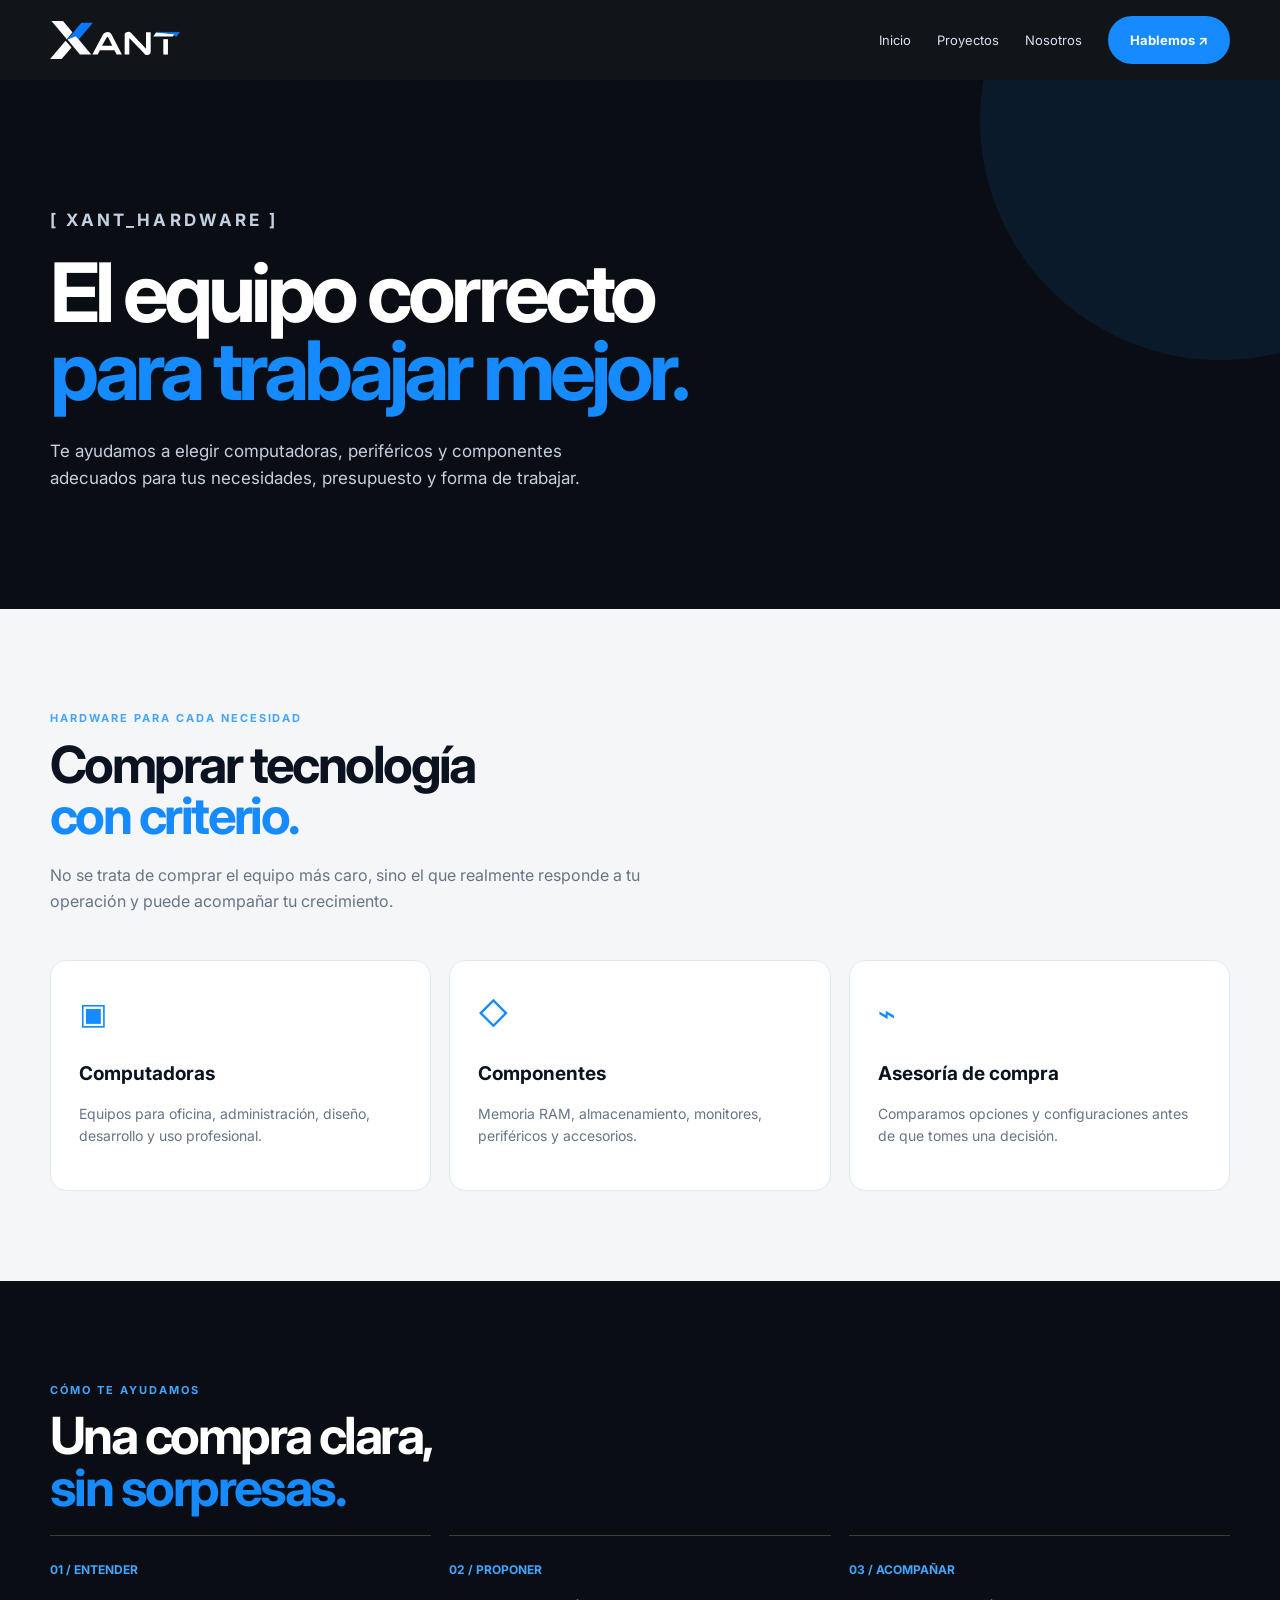
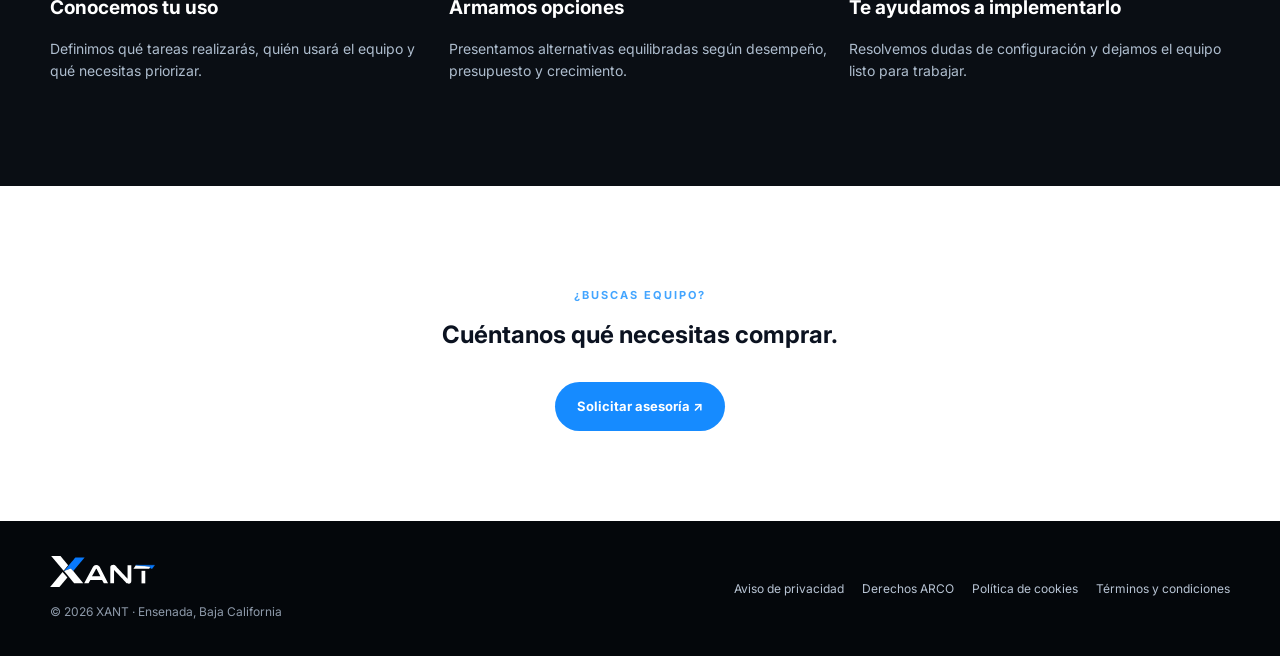
<file: xant-hardware.html>
<!doctype html><html lang="es"><head><meta charset="utf-8"><meta name="viewport" content="width=device-width,initial-scale=1"><title>XANT | Venta de Hardware</title><meta name="description" content="Venta y asesoría de hardware para trabajo, diseño, operación y crecimiento empresarial."><link rel="icon" href="public/logos_nuevos/favicon.svg" type="image/svg+xml"><link rel="stylesheet" href="https://fonts.googleapis.com/css2?family=Inter:wght@400;600;700;800&display=swap"><link rel="stylesheet" href="css/service-page.css"></head><body><header class="header"><nav class="nav container"><a class="brand" href="index.html"><img src="public/logos_nuevos/logonavbar.svg" alt="XANT"></a><div class="nav-links"><a href="index.html">Inicio</a><a href="index.html#proyectos">Proyectos</a><a href="index.html#nosotros">Nosotros</a><a class="button" href="https://wa.me/526463077208" target="_blank" rel="noopener">Hablemos ↗</a></div></nav></header><main><section class="hero"><div class="container"><p class="eyebrow">[ XANT_HARDWARE ]</p><h1>El equipo correcto<br><em>para trabajar mejor.</em></h1><p>Te ayudamos a elegir computadoras, periféricos y componentes adecuados para tus necesidades, presupuesto y forma de trabajar.</p></div></section><section class="section"><div class="container"><p class="eyebrow">Hardware para cada necesidad</p><h2>Comprar tecnología<br><em>con criterio.</em></h2><p class="intro">No se trata de comprar el equipo más caro, sino el que realmente responde a tu operación y puede acompañar tu crecimiento.</p><div class="feature-grid"><article class="feature"><div class="icon">▣</div><h3>Computadoras</h3><p>Equipos para oficina, administración, diseño, desarrollo y uso profesional.</p></article><article class="feature"><div class="icon">◇</div><h3>Componentes</h3><p>Memoria RAM, almacenamiento, monitores, periféricos y accesorios.</p></article><article class="feature"><div class="icon">⌁</div><h3>Asesoría de compra</h3><p>Comparamos opciones y configuraciones antes de que tomes una decisión.</p></article></div></div></section><section class="section process"><div class="container"><p class="eyebrow">Cómo te ayudamos</p><h2>Una compra clara,<br><em>sin sorpresas.</em></h2><div class="process-grid"><div class="step"><span>01 / ENTENDER</span><h3>Conocemos tu uso</h3><p>Definimos qué tareas realizarás, quién usará el equipo y qué necesitas priorizar.</p></div><div class="step"><span>02 / PROPONER</span><h3>Armamos opciones</h3><p>Presentamos alternativas equilibradas según desempeño, presupuesto y crecimiento.</p></div><div class="step"><span>03 / ACOMPAÑAR</span><h3>Te ayudamos a implementarlo</h3><p>Resolvemos dudas de configuración y dejamos el equipo listo para trabajar.</p></div></div></div></section><section class="contact"><div class="container"><p class="eyebrow">¿Buscas equipo?</p><h2>Cuéntanos qué necesitas comprar.</h2><a class="button" href="https://wa.me/526463077208?text=Hola%2C%20quiero%20consultar%20sobre%20la%20compra%20de%20hardware." target="_blank" rel="noopener">Solicitar asesoría ↗</a></div></section></main><footer class="footer"><div class="container"><div><a href="index.html"><img src="public/logos_nuevos/logonavbar.svg" alt="XANT"></a><p>© 2026 XANT · Ensenada, Baja California</p></div><nav><a href="aviso-de-privacidad.html">Aviso de privacidad</a><a href="derechos-arco.html">Derechos ARCO</a><a href="politica-de-cookies.html">Política de cookies</a><a href="terminos-y-condiciones.html">Términos y condiciones</a></nav></div></footer></body></html>
</file>
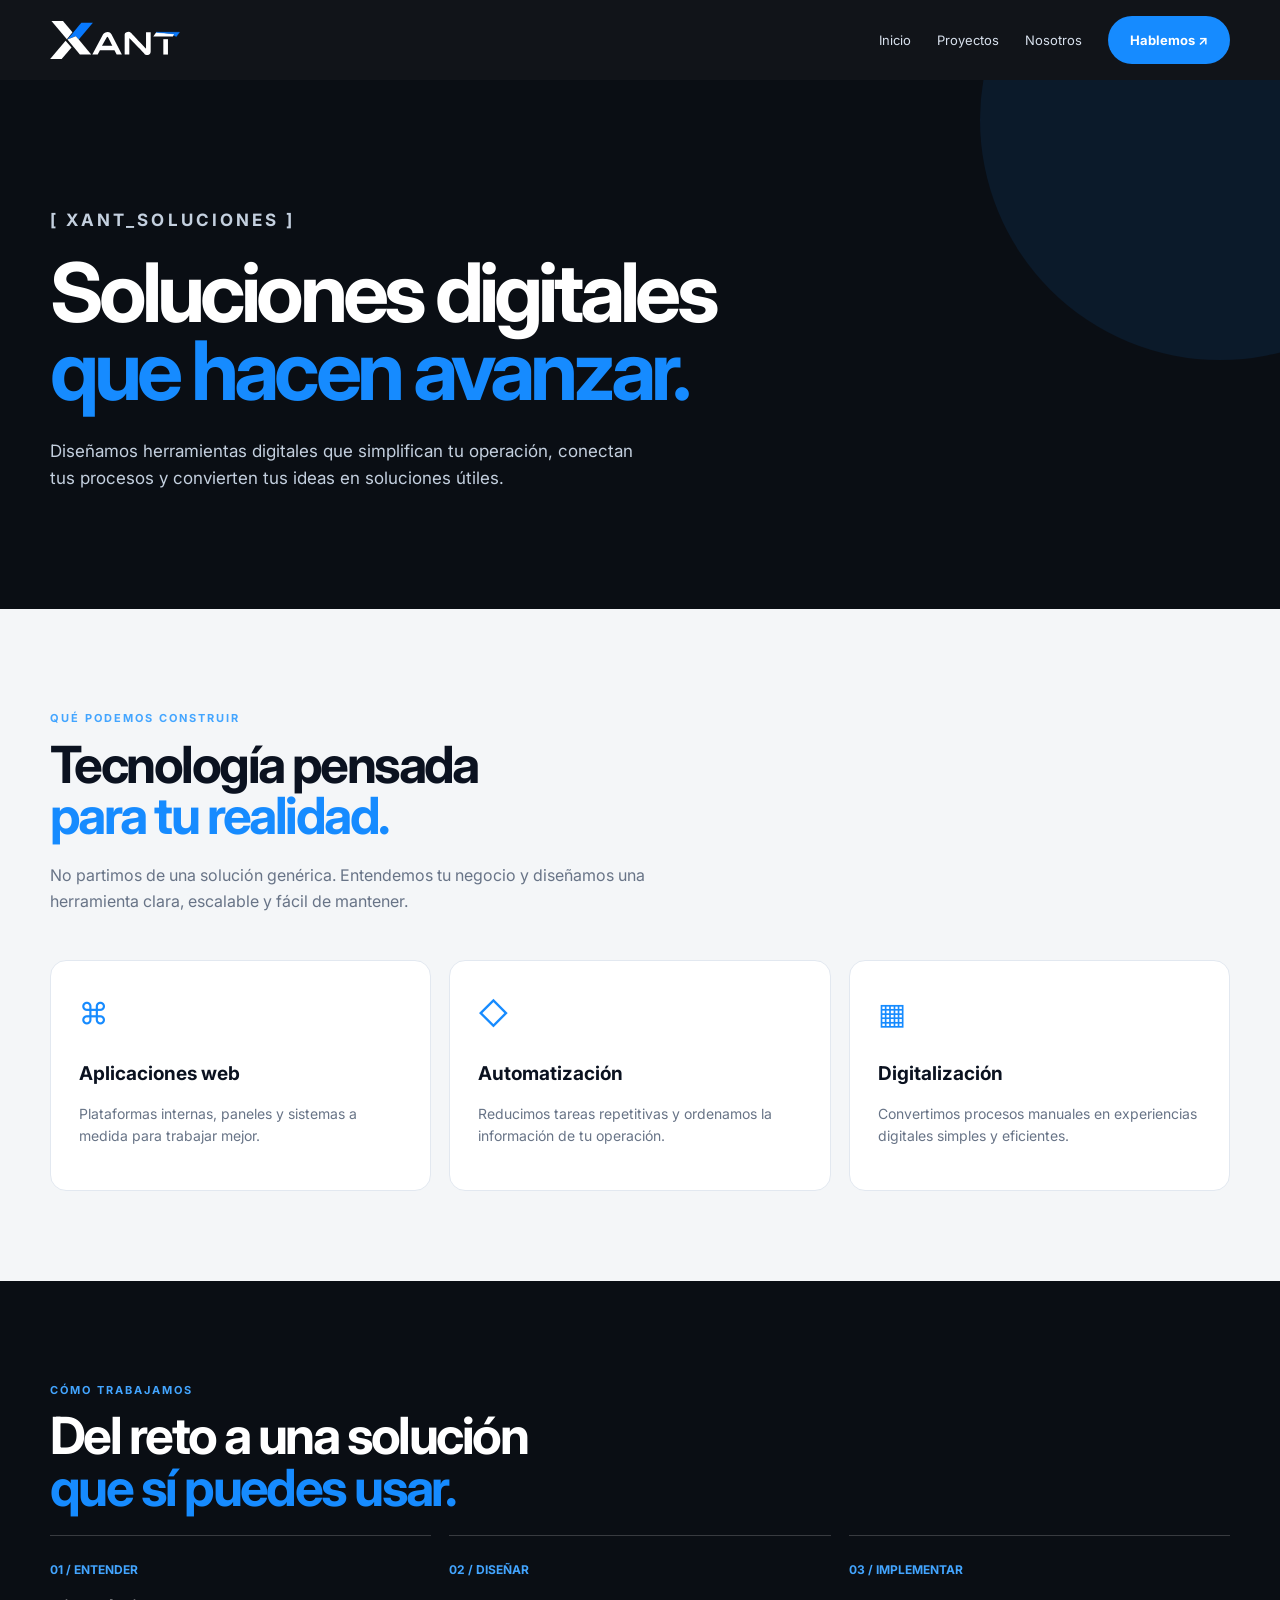
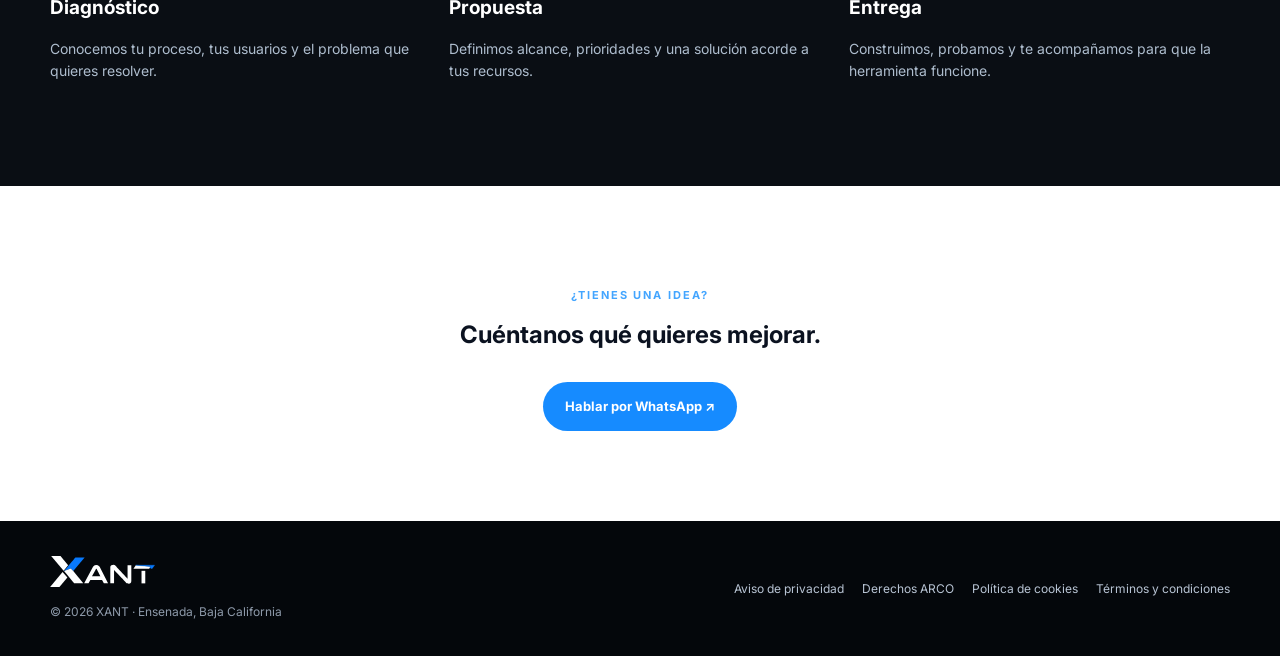
<file: xant-soluciones.html>
<!doctype html><html lang="es"><head><meta charset="utf-8"><meta name="viewport" content="width=device-width,initial-scale=1"><title>XANT | Soluciones Digitales</title><meta name="description" content="Soluciones digitales a medida para ordenar procesos y hacer crecer tu negocio."><link rel="icon" href="public/logos_nuevos/favicon.svg" type="image/svg+xml"><link rel="stylesheet" href="https://fonts.googleapis.com/css2?family=Inter:wght@400;600;700;800&display=swap"><link rel="stylesheet" href="css/service-page.css"></head><body><header class="header"><nav class="nav container"><a class="brand" href="index.html"><img src="public/logos_nuevos/logonavbar.svg" alt="XANT"></a><div class="nav-links"><a href="index.html">Inicio</a><a href="index.html#proyectos">Proyectos</a><a href="index.html#nosotros">Nosotros</a><a class="button" href="https://wa.me/526463077208" target="_blank" rel="noopener">Hablemos ↗</a></div></nav></header><main><section class="hero"><div class="container"><p class="eyebrow">[ XANT_SOLUCIONES ]</p><h1>Soluciones digitales<br><em>que hacen avanzar.</em></h1><p>Diseñamos herramientas digitales que simplifican tu operación, conectan tus procesos y convierten tus ideas en soluciones útiles.</p></div></section><section class="section"><div class="container"><p class="eyebrow">Qué podemos construir</p><h2>Tecnología pensada<br><em>para tu realidad.</em></h2><p class="intro">No partimos de una solución genérica. Entendemos tu negocio y diseñamos una herramienta clara, escalable y fácil de mantener.</p><div class="feature-grid"><article class="feature"><div class="icon">⌘</div><h3>Aplicaciones web</h3><p>Plataformas internas, paneles y sistemas a medida para trabajar mejor.</p></article><article class="feature"><div class="icon">◇</div><h3>Automatización</h3><p>Reducimos tareas repetitivas y ordenamos la información de tu operación.</p></article><article class="feature"><div class="icon">▦</div><h3>Digitalización</h3><p>Convertimos procesos manuales en experiencias digitales simples y eficientes.</p></article></div></div></section><section class="section process"><div class="container"><p class="eyebrow">Cómo trabajamos</p><h2>Del reto a una solución<br><em>que sí puedes usar.</em></h2><div class="process-grid"><div class="step"><span>01 / ENTENDER</span><h3>Diagnóstico</h3><p>Conocemos tu proceso, tus usuarios y el problema que quieres resolver.</p></div><div class="step"><span>02 / DISEÑAR</span><h3>Propuesta</h3><p>Definimos alcance, prioridades y una solución acorde a tus recursos.</p></div><div class="step"><span>03 / IMPLEMENTAR</span><h3>Entrega</h3><p>Construimos, probamos y te acompañamos para que la herramienta funcione.</p></div></div></div></section><section class="contact"><div class="container"><p class="eyebrow">¿Tienes una idea?</p><h2>Cuéntanos qué quieres mejorar.</h2><a class="button" href="https://wa.me/526463077208?text=Hola%2C%20quiero%20consultar%20sobre%20soluciones%20digitales." target="_blank" rel="noopener">Hablar por WhatsApp ↗</a></div></section></main><footer class="footer"><div class="container"><div><a href="index.html"><img src="public/logos_nuevos/logonavbar.svg" alt="XANT"></a><p>© 2026 XANT · Ensenada, Baja California</p></div><nav><a href="aviso-de-privacidad.html">Aviso de privacidad</a><a href="derechos-arco.html">Derechos ARCO</a><a href="politica-de-cookies.html">Política de cookies</a><a href="terminos-y-condiciones.html">Términos y condiciones</a></nav></div></footer></body></html>
</file>
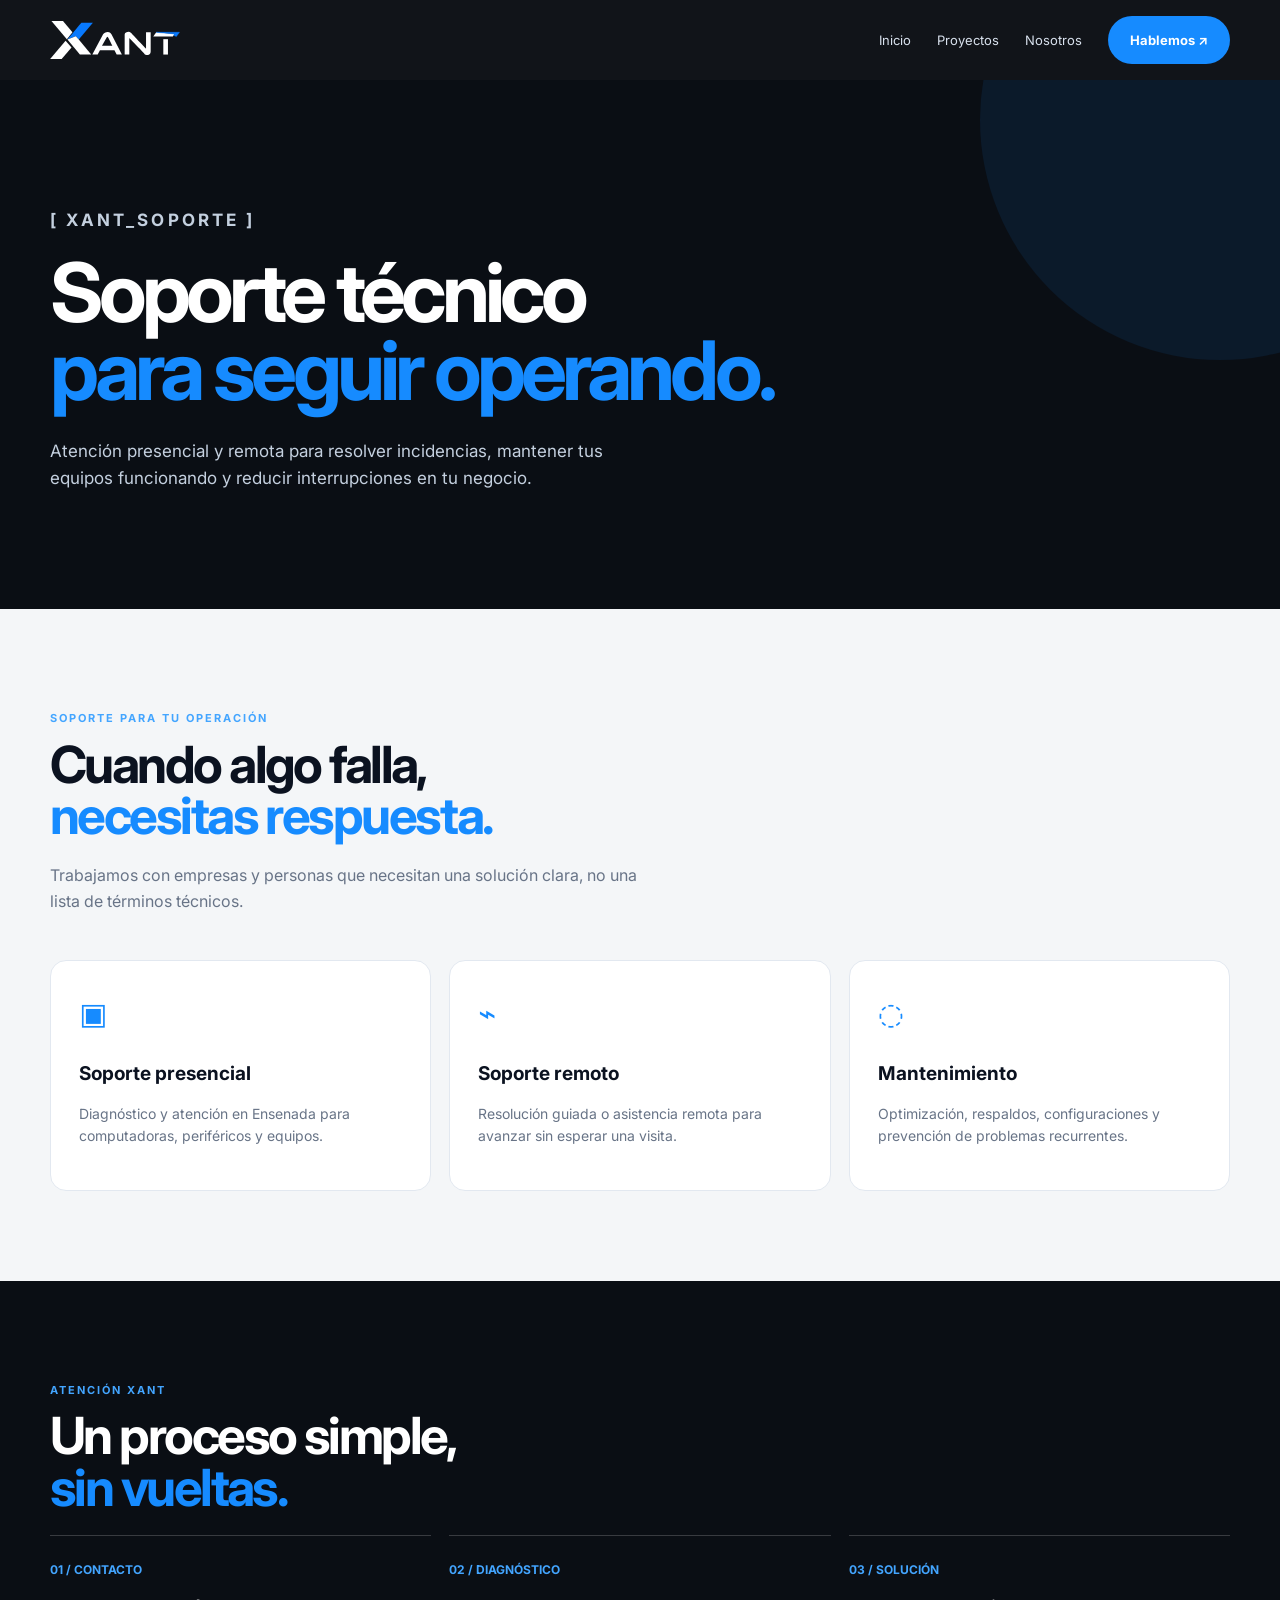
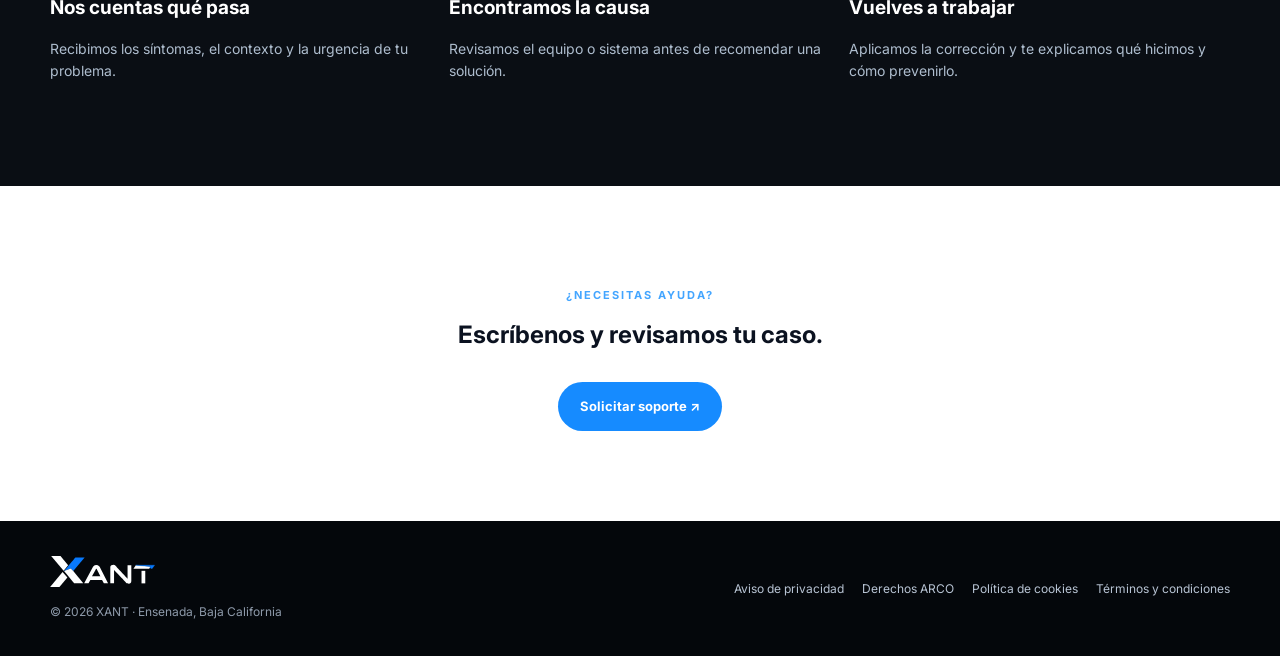
<file: xant-soporte.html>
<!doctype html><html lang="es"><head><meta charset="utf-8"><meta name="viewport" content="width=device-width,initial-scale=1"><title>XANT | Soporte Técnico</title><meta name="description" content="Soporte técnico presencial y remoto para equipos, redes y operación empresarial."><link rel="icon" href="public/logos_nuevos/favicon.svg" type="image/svg+xml"><link rel="stylesheet" href="https://fonts.googleapis.com/css2?family=Inter:wght@400;600;700;800&display=swap"><link rel="stylesheet" href="css/service-page.css"></head><body><header class="header"><nav class="nav container"><a class="brand" href="index.html"><img src="public/logos_nuevos/logonavbar.svg" alt="XANT"></a><div class="nav-links"><a href="index.html">Inicio</a><a href="index.html#proyectos">Proyectos</a><a href="index.html#nosotros">Nosotros</a><a class="button" href="https://wa.me/526463077208" target="_blank" rel="noopener">Hablemos ↗</a></div></nav></header><main><section class="hero"><div class="container"><p class="eyebrow">[ XANT_SOPORTE ]</p><h1>Soporte técnico<br><em>para seguir operando.</em></h1><p>Atención presencial y remota para resolver incidencias, mantener tus equipos funcionando y reducir interrupciones en tu negocio.</p></div></section><section class="section"><div class="container"><p class="eyebrow">Soporte para tu operación</p><h2>Cuando algo falla,<br><em>necesitas respuesta.</em></h2><p class="intro">Trabajamos con empresas y personas que necesitan una solución clara, no una lista de términos técnicos.</p><div class="feature-grid"><article class="feature"><div class="icon">▣</div><h3>Soporte presencial</h3><p>Diagnóstico y atención en Ensenada para computadoras, periféricos y equipos.</p></article><article class="feature"><div class="icon">⌁</div><h3>Soporte remoto</h3><p>Resolución guiada o asistencia remota para avanzar sin esperar una visita.</p></article><article class="feature"><div class="icon">◌</div><h3>Mantenimiento</h3><p>Optimización, respaldos, configuraciones y prevención de problemas recurrentes.</p></article></div></div></section><section class="section process"><div class="container"><p class="eyebrow">Atención XANT</p><h2>Un proceso simple,<br><em>sin vueltas.</em></h2><div class="process-grid"><div class="step"><span>01 / CONTACTO</span><h3>Nos cuentas qué pasa</h3><p>Recibimos los síntomas, el contexto y la urgencia de tu problema.</p></div><div class="step"><span>02 / DIAGNÓSTICO</span><h3>Encontramos la causa</h3><p>Revisamos el equipo o sistema antes de recomendar una solución.</p></div><div class="step"><span>03 / SOLUCIÓN</span><h3>Vuelves a trabajar</h3><p>Aplicamos la corrección y te explicamos qué hicimos y cómo prevenirlo.</p></div></div></div></section><section class="contact"><div class="container"><p class="eyebrow">¿Necesitas ayuda?</p><h2>Escríbenos y revisamos tu caso.</h2><a class="button" href="https://wa.me/526463077208?text=Hola%2C%20necesito%20soporte%20t%C3%A9cnico%20para%20mi%20equipo%20o%20negocio." target="_blank" rel="noopener">Solicitar soporte ↗</a></div></section></main><footer class="footer"><div class="container"><div><a href="index.html"><img src="public/logos_nuevos/logonavbar.svg" alt="XANT"></a><p>© 2026 XANT · Ensenada, Baja California</p></div><nav><a href="aviso-de-privacidad.html">Aviso de privacidad</a><a href="derechos-arco.html">Derechos ARCO</a><a href="politica-de-cookies.html">Política de cookies</a><a href="terminos-y-condiciones.html">Términos y condiciones</a></nav></div></footer></body></html>
</file>
<file: css/service-page.css>
:root{--black:#05080d;--dark:#0a0e14;--blue:#168bff;--light:#f4f6f8;--muted:#8e9aaa;--ink:#0b1220}*{box-sizing:border-box}html{scroll-behavior:smooth}body{margin:0;font-family:Inter,system-ui,sans-serif;background:var(--light);color:var(--ink);line-height:1.6}.container{width:min(1180px,calc(100% - 64px));margin:auto}a{color:inherit;text-decoration:none}.header{position:sticky;top:0;z-index:5;background:#05080df2;backdrop-filter:blur(12px)}.nav{height:80px;display:flex;align-items:center;justify-content:space-between}.brand{display:flex;align-items:center;gap:12px;color:#fff;font-size:11px;letter-spacing:.06em}.brand img{width:130px}.nav-links{display:flex;gap:26px;color:#d8e1ed;font-size:13px;align-items:center}.nav-links a:hover{color:#43a5ff}.button{display:inline-flex;align-items:center;gap:12px;padding:14px 22px;border-radius:999px;background:var(--blue);color:#fff;font-size:13px;font-weight:700;transition:.25s}.button:hover{background:#43a5ff;transform:translateY(-2px)}.hero{background:var(--dark);color:#fff;padding:110px 0 100px;position:relative;overflow:hidden}.hero:after{content:"";position:absolute;width:480px;height:480px;border-radius:50%;right:-180px;top:-200px;background:#168bff18}.eyebrow{color:#43a5ff;text-transform:uppercase;letter-spacing:.18em;font-weight:700;font-size:11px}.hero h1{font-size:clamp(48px,7vw,82px);line-height:.95;letter-spacing:-.06em;max-width:800px;margin:20px 0 28px;position:relative}.hero h1 em{font-style:normal;color:#168bff}.hero p{color:#c4d0df;max-width:590px;font-size:17px}.section{padding:90px 0}.section h2{font-size:clamp(32px,4vw,52px);line-height:1;letter-spacing:-.05em;margin:0 0 22px}.section h2 em{font-style:normal;color:var(--blue)}.intro{max-width:600px;margin-bottom:45px;color:#687487}.feature-grid{display:grid;grid-template-columns:repeat(3,1fr);gap:18px}.feature{background:#fff;border:1px solid #e2e8f0;border-radius:16px;padding:28px;min-height:210px}.feature .icon{color:var(--blue);font-size:30px;margin-bottom:22px}.feature h3{font-size:19px;margin:0 0 8px}.feature p{color:#687487;font-size:14px}.process{background:#0a0e14;color:#fff}.process-grid{display:grid;grid-template-columns:repeat(3,1fr);gap:18px}.step{border-top:1px solid #ffffff30;padding-top:20px}.step span{color:#43a5ff;font-weight:700;font-size:12px}.step h3{font-size:19px;margin:12px 0 8px}.step p{color:#aebdce;font-size:14px}.contact{background:#fff;text-align:center;padding:90px 0}.contact h2{max-width:600px;margin:0 auto 28px}.footer{background:#04070b;color:#8e9aaa;padding:35px 0;font-size:12px}.footer .container{display:flex;justify-content:space-between;align-items:center;gap:30px}.footer img{width:105px}.footer p{margin:10px 0 0}.footer nav{display:flex;flex-wrap:wrap;gap:18px}.footer a{color:#b8c4d4}.footer a:hover{color:#43a5ff}@media(max-width:700px){.container{width:calc(100% - 40px)}.nav-links{gap:12px;font-size:11px}.nav-links a:nth-child(2),.nav-links a:nth-child(3){display:none}.brand span{display:none}.hero{padding:75px 0}.feature-grid,.process-grid{grid-template-columns:1fr}.section{padding:70px 0}.footer .container{display:block}.footer p{margin-top:16px}}
</file>
